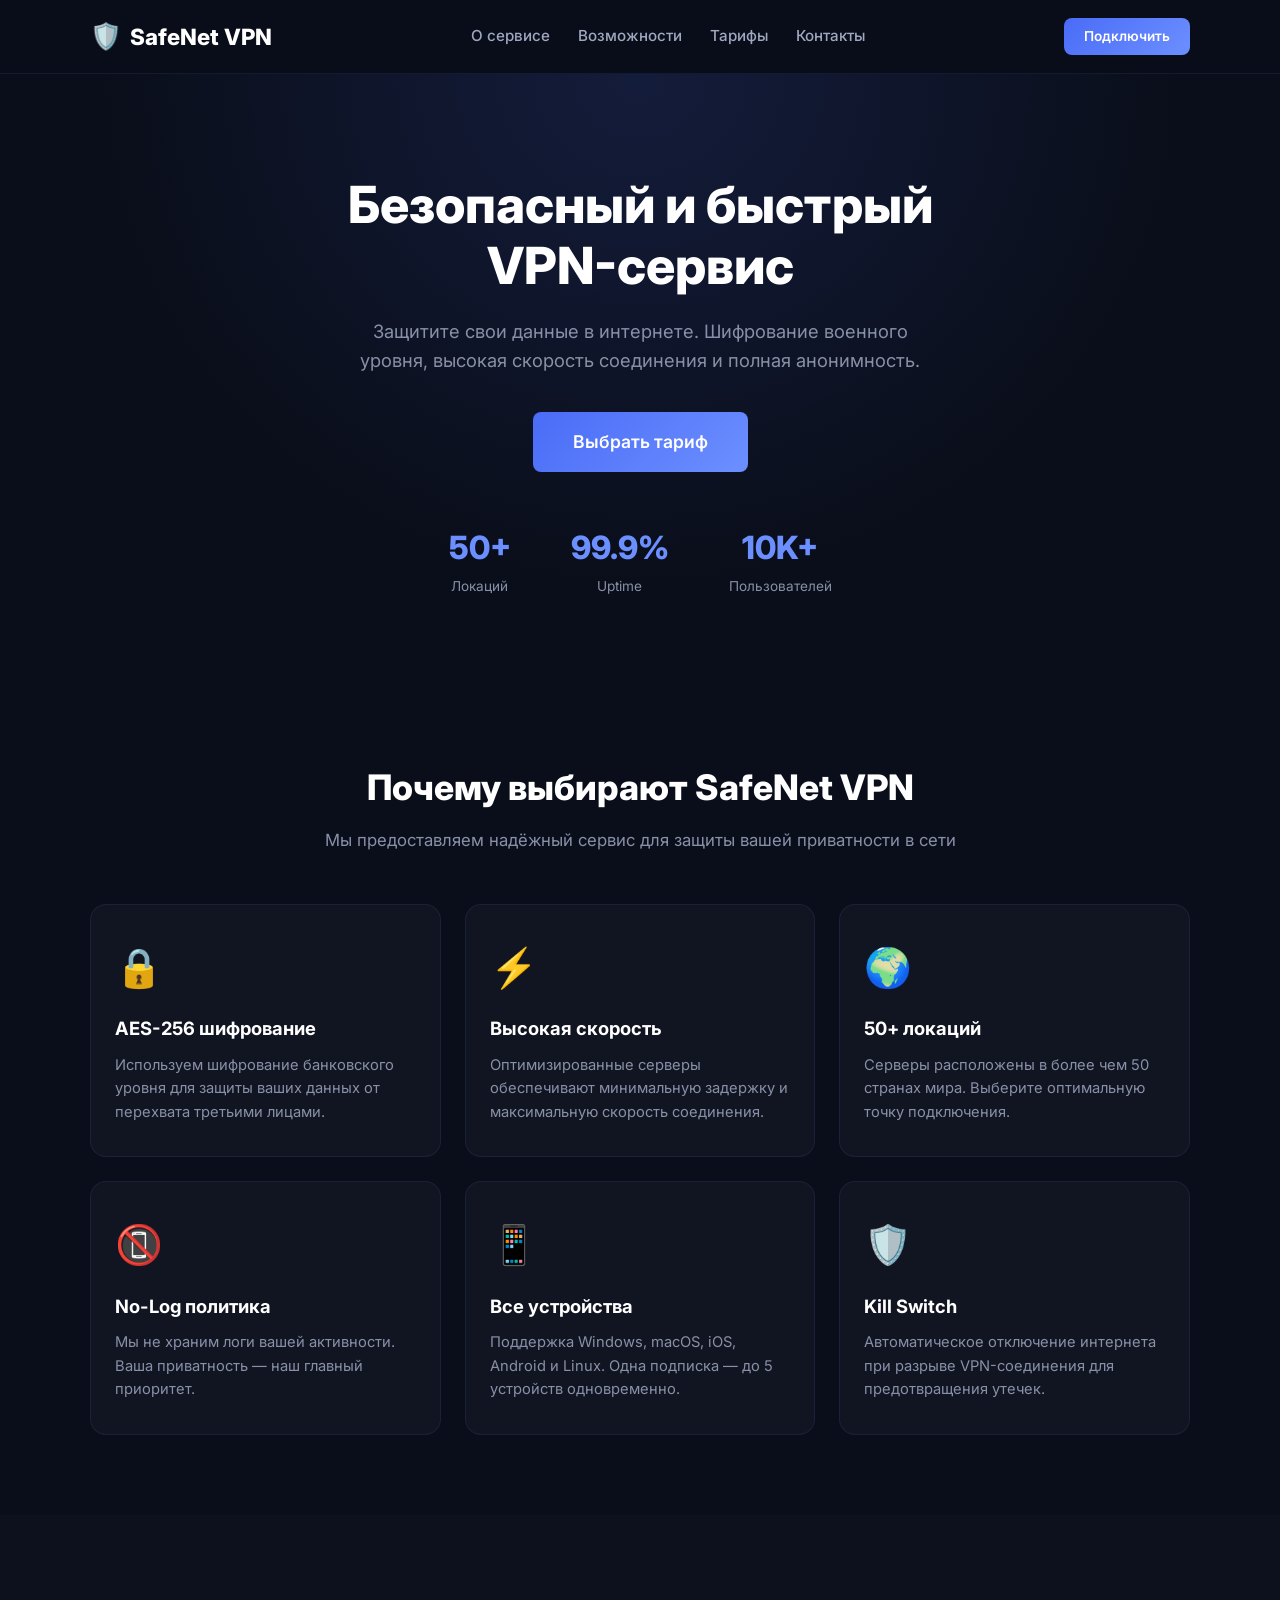
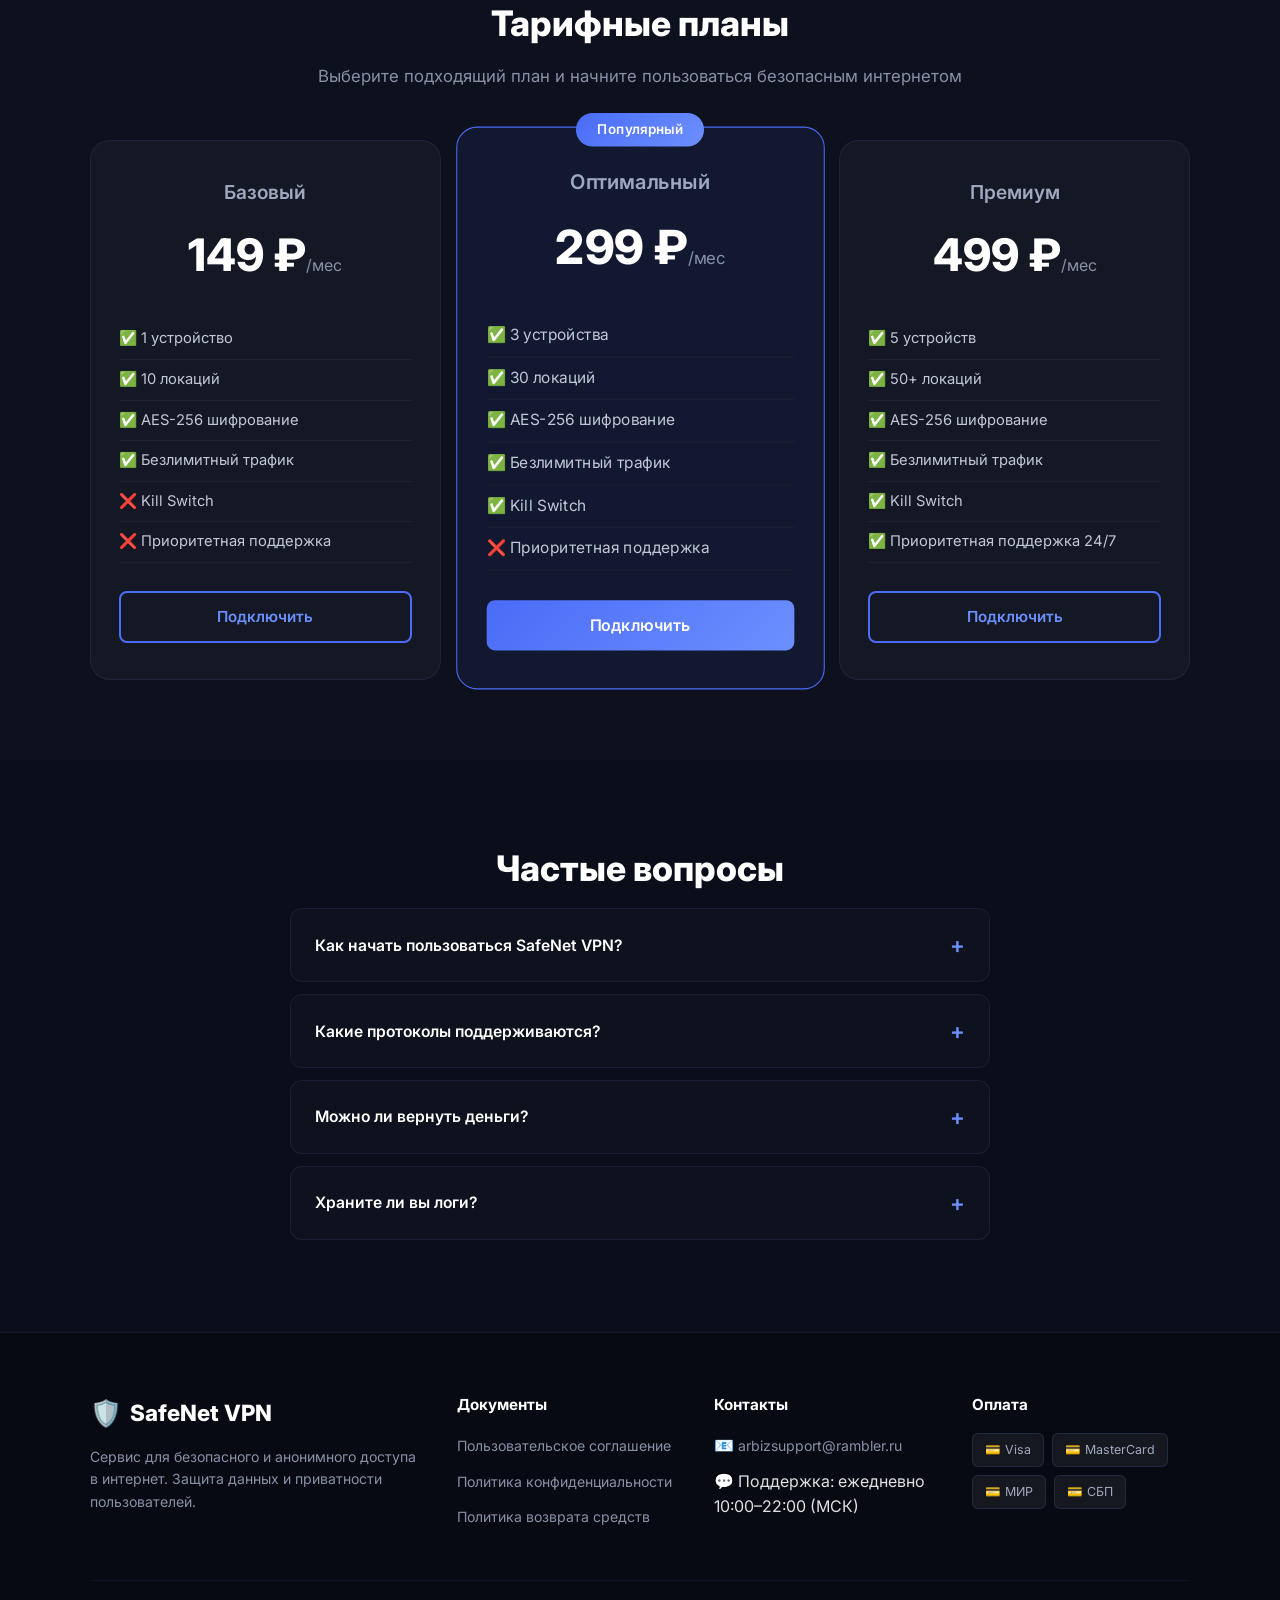
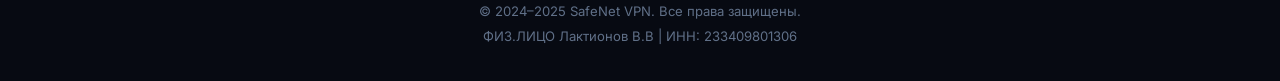
<file: index.html>
<!DOCTYPE html>
<html lang="ru">
<head>
    <meta charset="UTF-8">
    <meta name="viewport" content="width=device-width, initial-scale=1.0">
    <title>SafeNet VPN — Безопасный доступ в интернет</title>
    <link rel="stylesheet" href="styles.css">
    <link rel="preconnect" href="https://fonts.googleapis.com">
    <link href="https://fonts.googleapis.com/css2?family=Inter:wght@400;500;600;700;800&display=swap" rel="stylesheet">
</head>
<body>

<header class="header">
    <div class="container header-inner">
        <a href="index.html" class="logo">
            <span class="logo-icon">🛡️</span> SafeNet VPN
        </a>
        <nav class="nav">
            <a href="about.html">О сервисе</a>
            <a href="#features">Возможности</a>
            <a href="#pricing">Тарифы</a>
            <a href="contacts.html">Контакты</a>
        </nav>
        <a href="#pricing" class="btn btn-sm">Подключить</a>
    </div>
</header>

<section class="hero">
    <div class="container hero-content">
        <h1>Безопасный и быстрый<br>VPN-сервис</h1>
        <p class="hero-sub">Защитите свои данные в интернете. Шифрование военного уровня, высокая скорость соединения и полная анонимность.</p>
        <a href="#pricing" class="btn btn-lg">Выбрать тариф</a>
        <div class="hero-stats">
            <div class="stat">
                <span class="stat-num">50+</span>
                <span class="stat-label">Локаций</span>
            </div>
            <div class="stat">
                <span class="stat-num">99.9%</span>
                <span class="stat-label">Uptime</span>
            </div>
            <div class="stat">
                <span class="stat-num">10K+</span>
                <span class="stat-label">Пользователей</span>
            </div>
        </div>
    </div>
</section>

<section class="features" id="features">
    <div class="container">
        <h2 class="section-title">Почему выбирают SafeNet VPN</h2>
        <p class="section-sub">Мы предоставляем надёжный сервис для защиты вашей приватности в сети</p>
        <div class="features-grid">
            <div class="feature-card">
                <div class="feature-icon">🔒</div>
                <h3>AES-256 шифрование</h3>
                <p>Используем шифрование банковского уровня для защиты ваших данных от перехвата третьими лицами.</p>
            </div>
            <div class="feature-card">
                <div class="feature-icon">⚡</div>
                <h3>Высокая скорость</h3>
                <p>Оптимизированные серверы обеспечивают минимальную задержку и максимальную скорость соединения.</p>
            </div>
            <div class="feature-card">
                <div class="feature-icon">🌍</div>
                <h3>50+ локаций</h3>
                <p>Серверы расположены в более чем 50 странах мира. Выберите оптимальную точку подключения.</p>
            </div>
            <div class="feature-card">
                <div class="feature-icon">📵</div>
                <h3>No-Log политика</h3>
                <p>Мы не храним логи вашей активности. Ваша приватность — наш главный приоритет.</p>
            </div>
            <div class="feature-card">
                <div class="feature-icon">📱</div>
                <h3>Все устройства</h3>
                <p>Поддержка Windows, macOS, iOS, Android и Linux. Одна подписка — до 5 устройств одновременно.</p>
            </div>
            <div class="feature-card">
                <div class="feature-icon">🛡️</div>
                <h3>Kill Switch</h3>
                <p>Автоматическое отключение интернета при разрыве VPN-соединения для предотвращения утечек.</p>
            </div>
        </div>
    </div>
</section>

<section class="pricing" id="pricing">
    <div class="container">
        <h2 class="section-title">Тарифные планы</h2>
        <p class="section-sub">Выберите подходящий план и начните пользоваться безопасным интернетом</p>
        <div class="pricing-grid">
            <div class="price-card">
                <div class="price-name">Базовый</div>
                <div class="price-amount">149 ₽<span>/мес</span></div>
                <ul class="price-features">
                    <li>✅ 1 устройство</li>
                    <li>✅ 10 локаций</li>
                    <li>✅ AES-256 шифрование</li>
                    <li>✅ Безлимитный трафик</li>
                    <li>❌ Kill Switch</li>
                    <li>❌ Приоритетная поддержка</li>
                </ul>
                <a href="#" class="btn btn-outline">Подключить</a>
            </div>
            <div class="price-card popular">
                <div class="popular-badge">Популярный</div>
                <div class="price-name">Оптимальный</div>
                <div class="price-amount">299 ₽<span>/мес</span></div>
                <ul class="price-features">
                    <li>✅ 3 устройства</li>
                    <li>✅ 30 локаций</li>
                    <li>✅ AES-256 шифрование</li>
                    <li>✅ Безлимитный трафик</li>
                    <li>✅ Kill Switch</li>
                    <li>❌ Приоритетная поддержка</li>
                </ul>
                <a href="#" class="btn">Подключить</a>
            </div>
            <div class="price-card">
                <div class="price-name">Премиум</div>
                <div class="price-amount">499 ₽<span>/мес</span></div>
                <ul class="price-features">
                    <li>✅ 5 устройств</li>
                    <li>✅ 50+ локаций</li>
                    <li>✅ AES-256 шифрование</li>
                    <li>✅ Безлимитный трафик</li>
                    <li>✅ Kill Switch</li>
                    <li>✅ Приоритетная поддержка 24/7</li>
                </ul>
                <a href="#" class="btn btn-outline">Подключить</a>
            </div>
        </div>
    </div>
</section>

<section class="faq">
    <div class="container">
        <h2 class="section-title">Частые вопросы</h2>
        <div class="faq-list">
            <div class="faq-item">
                <div class="faq-question" onclick="toggleFaq(this)">
                    Как начать пользоваться SafeNet VPN?
                    <span class="faq-toggle">+</span>
                </div>
                <div class="faq-answer">
                    <p>Выберите подходящий тарифный план, оплатите подписку, и вы получите на указанную электронную почту инструкцию по подключению и конфигурационные файлы для вашего устройства.</p>
                </div>
            </div>
            <div class="faq-item">
                <div class="faq-question" onclick="toggleFaq(this)">
                    Какие протоколы поддерживаются?
                    <span class="faq-toggle">+</span>
                </div>
                <div class="faq-answer">
                    <p>Мы поддерживаем протоколы WireGuard, OpenVPN (UDP/TCP), IKEv2/IPsec. Рекомендуем использовать WireGuard для максимальной скорости.</p>
                </div>
            </div>
            <div class="faq-item">
                <div class="faq-question" onclick="toggleFaq(this)">
                    Можно ли вернуть деньги?
                    <span class="faq-toggle">+</span>
                </div>
                <div class="faq-answer">
                    <p>Да, мы предоставляем гарантию возврата средств в течение 7 дней с момента оплаты, если услуга не была активирована или не соответствует заявленным характеристикам. Подробнее — в <a href="refund.html">Политике возврата</a>.</p>
                </div>
            </div>
            <div class="faq-item">
                <div class="faq-question" onclick="toggleFaq(this)">
                    Храните ли вы логи?
                    <span class="faq-toggle">+</span>
                </div>
                <div class="faq-answer">
                    <p>Нет. Мы придерживаемся строгой политики No-Log. Мы не отслеживаем, не записываем и не храним данные о вашей активности в сети.</p>
                </div>
            </div>
        </div>
    </div>
</section>

<footer class="footer">
    <div class="container">
        <div class="footer-grid">
            <div class="footer-col">
                <div class="logo footer-logo">
                    <span class="logo-icon">🛡️</span> SafeNet VPN
                </div>
                <p class="footer-desc">Сервис для безопасного и анонимного доступа в интернет. Защита данных и приватности пользователей.</p>
            </div>
            <div class="footer-col">
                <h4>Документы</h4>
                <ul>
                    <li><a href="terms.html">Пользовательское соглашение</a></li>
                    <li><a href="privacy.html">Политика конфиденциальности</a></li>
                    <li><a href="refund.html">Политика возврата средств</a></li>
                </ul>
            </div>
            <div class="footer-col">
                <h4>Контакты</h4>
                <ul>
                    <li>📧 <a href="mailto:arbizsupport@rambler.ru">arbizsupport@rambler.ru</a></li>
                    <li>💬 Поддержка: ежедневно 10:00–22:00 (МСК)</li>
                </ul>
            </div>
            <div class="footer-col">
                <h4>Оплата</h4>
                <div class="payment-icons">
                    <span class="payment-badge">💳 Visa</span>
                    <span class="payment-badge">💳 MasterCard</span>
                    <span class="payment-badge">💳 МИР</span>
                    <span class="payment-badge">💳 СБП</span>
                </div>
            </div>
        </div>
        <div class="footer-bottom">
            <p>© 2024–2025 SafeNet VPN. Все права защищены.</p>
            <p>ФИЗ.ЛИЦО Лактионов В.В | ИНН: 233409801306</p>
        </div>
    </div>
</footer>

<script>
function toggleFaq(el) {
    const item = el.parentElement;
    item.classList.toggle('active');
}
</script>

</body>
</html>
</file>
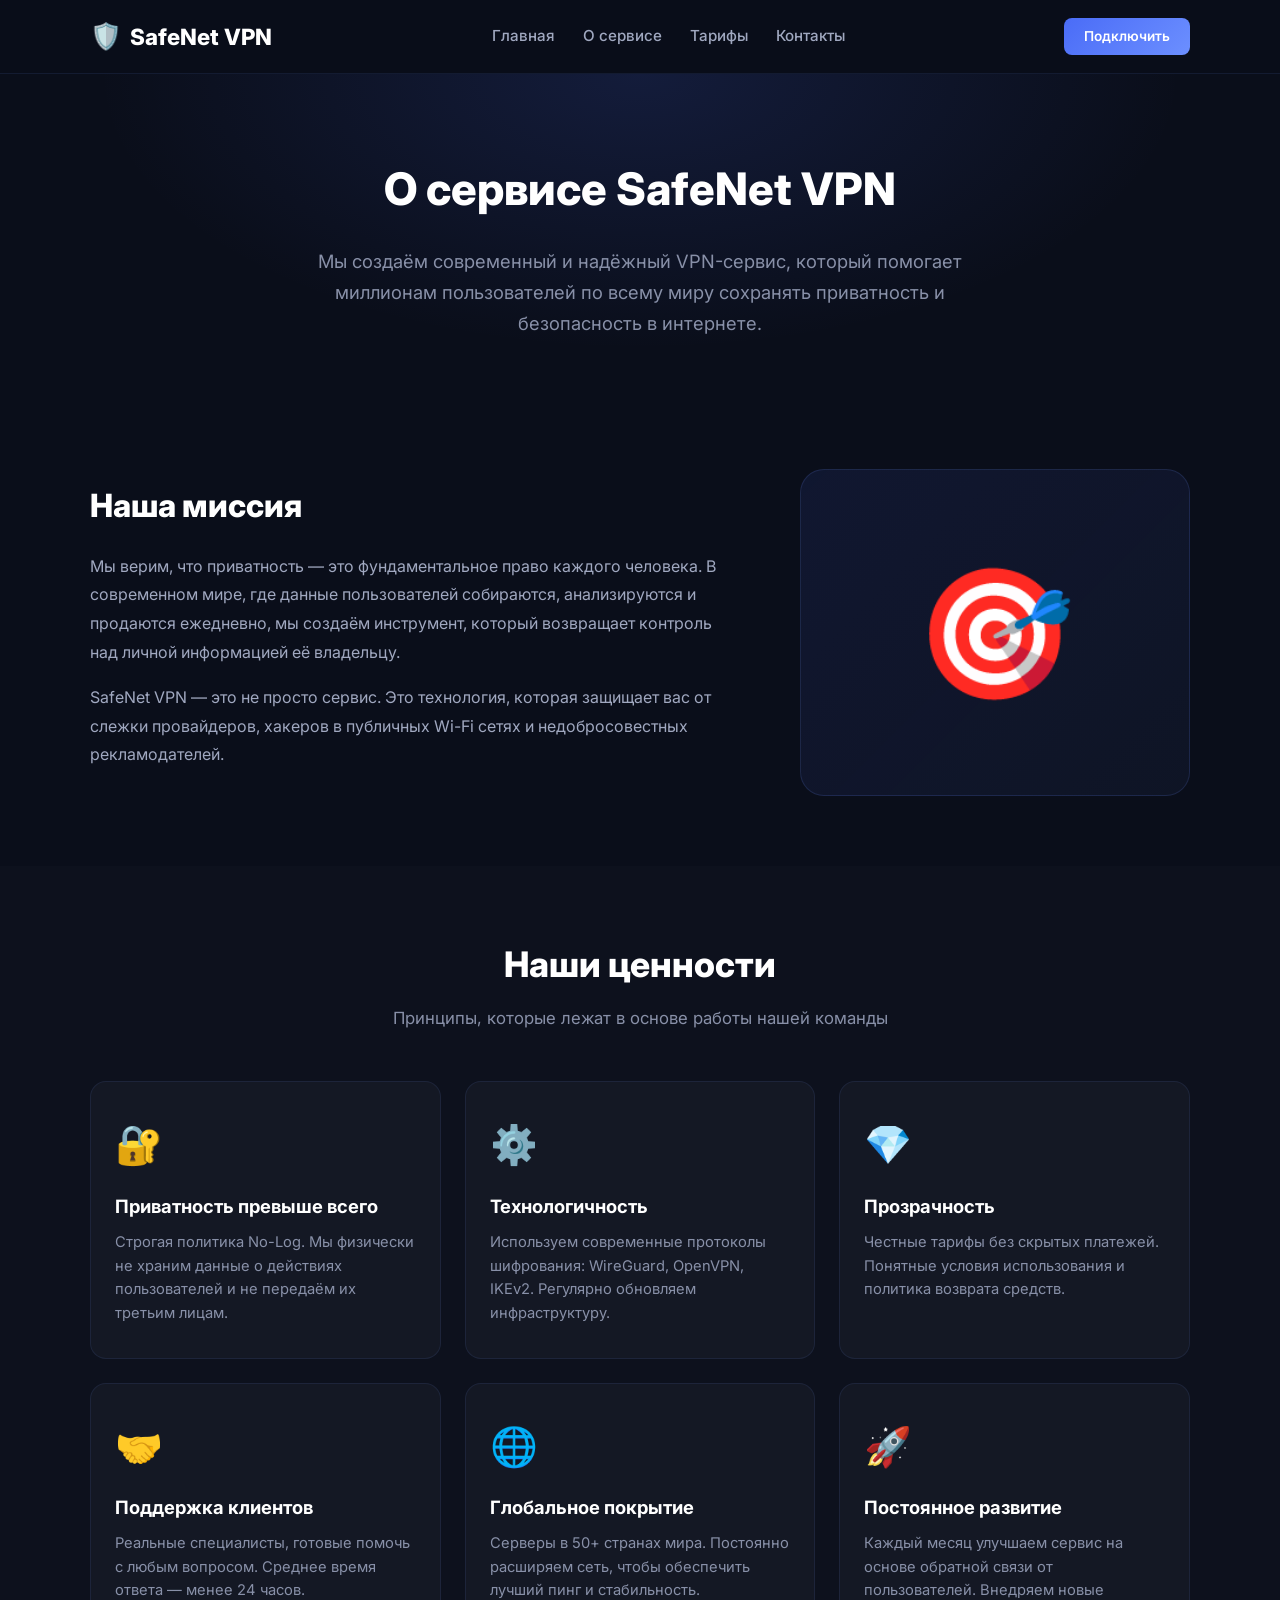
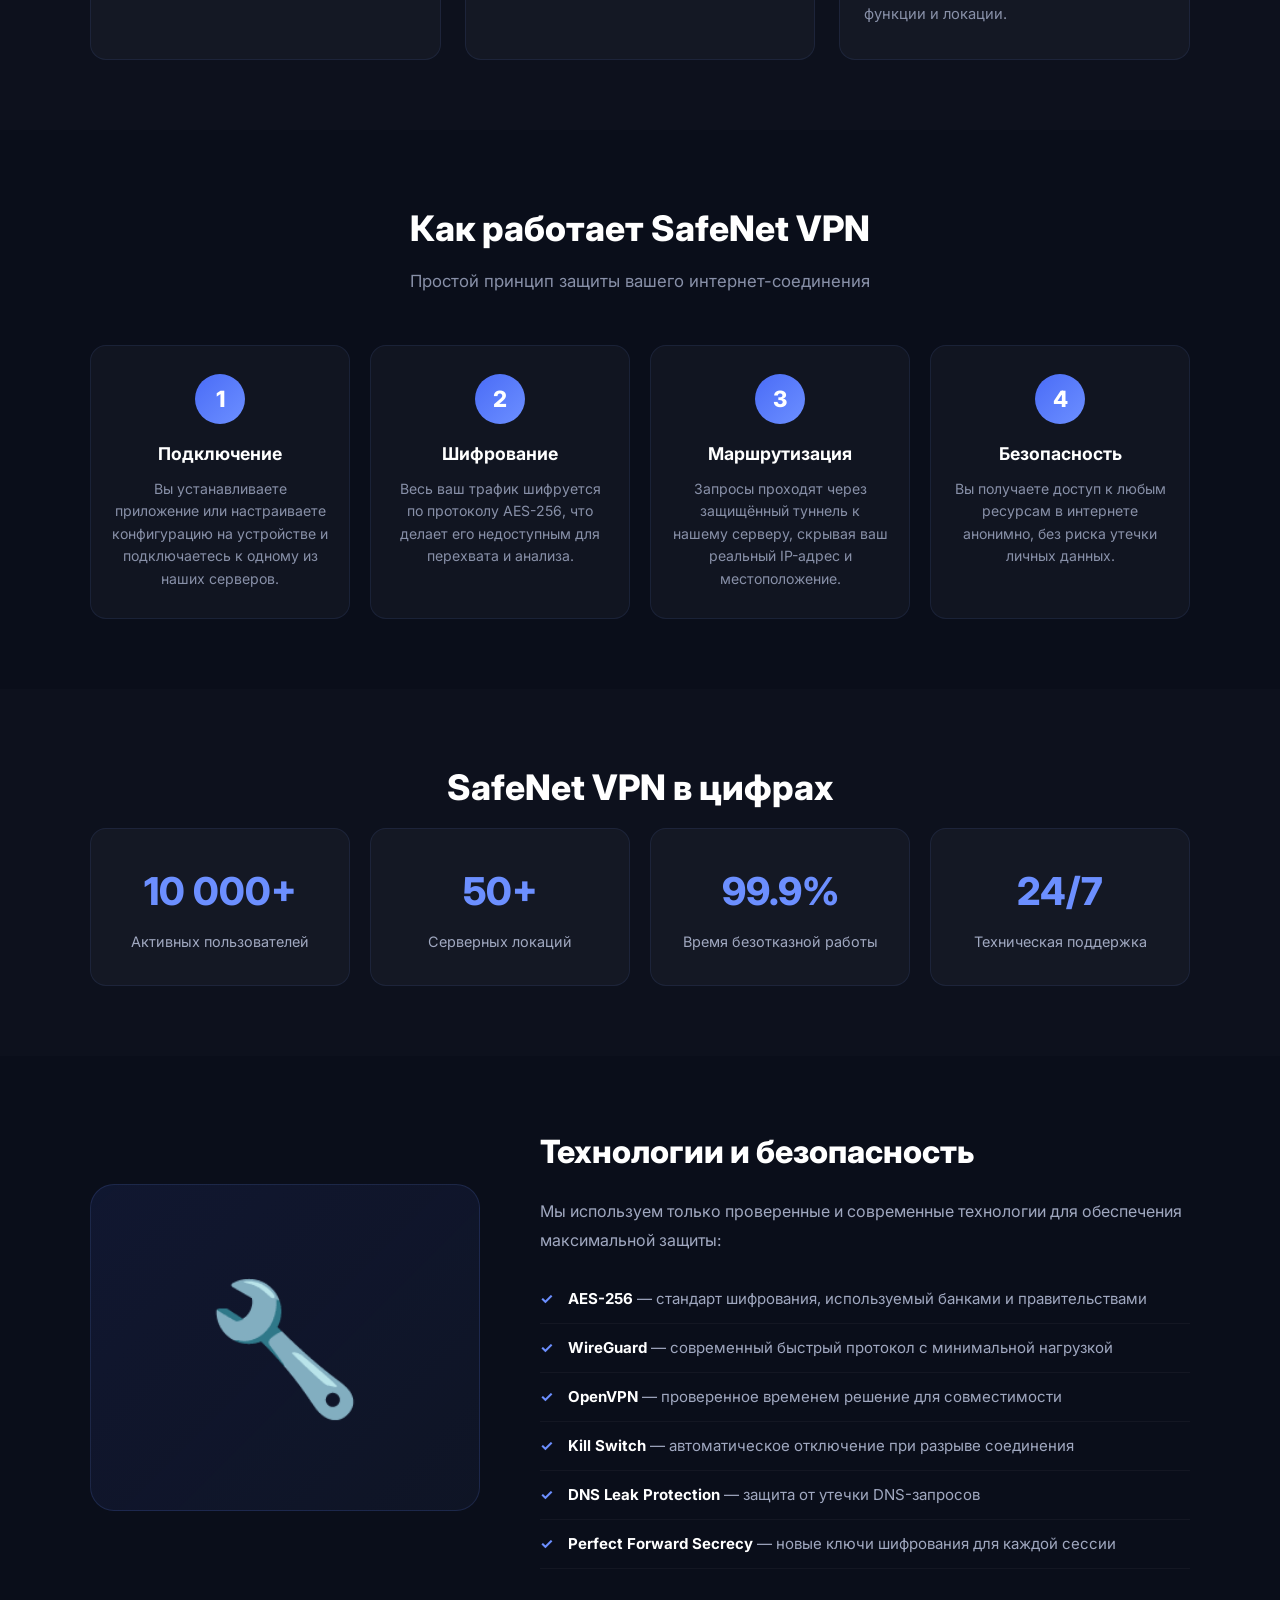
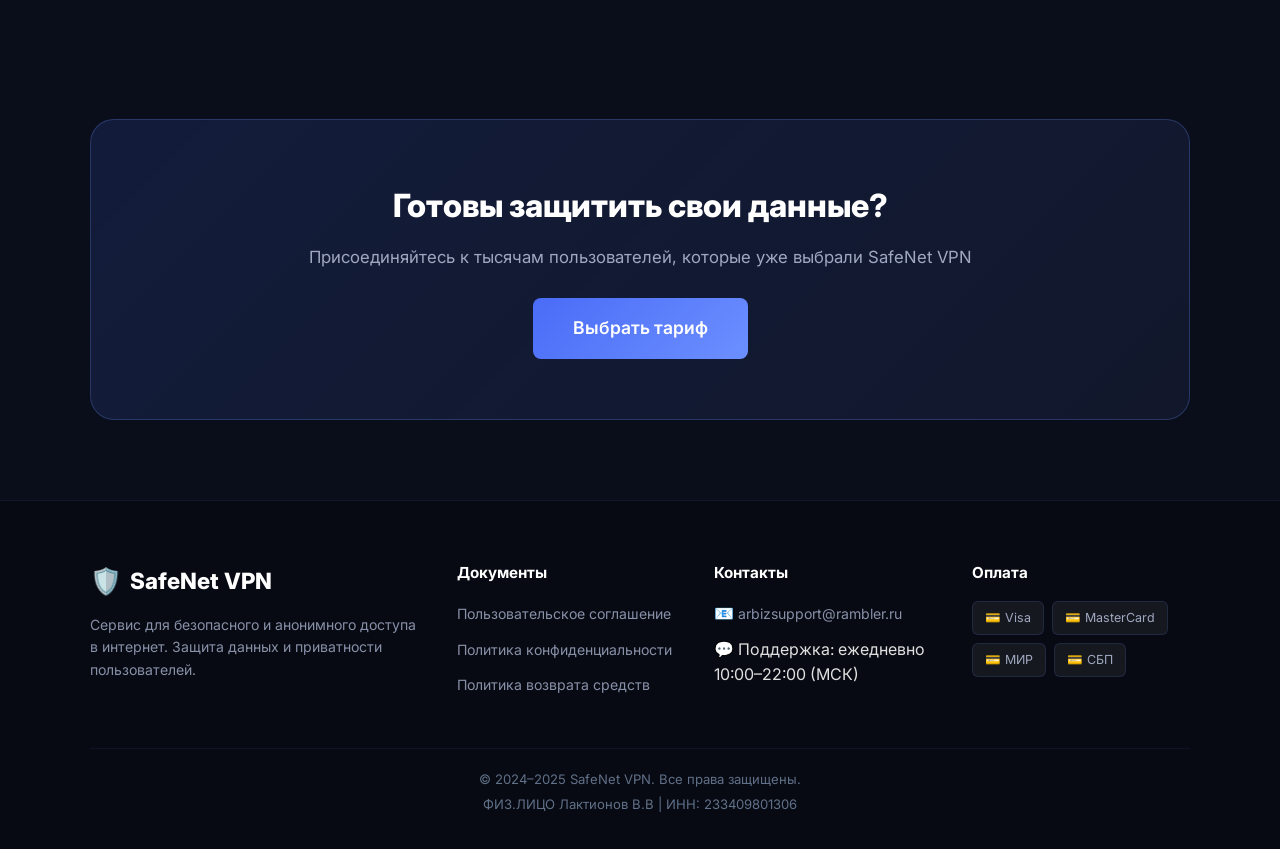
<file: about.html>
<!DOCTYPE html>
<html lang="ru">
<head>
    <meta charset="UTF-8">
    <meta name="viewport" content="width=device-width, initial-scale=1.0">
    <title>О сервисе — SafeNet VPN</title>
    <link rel="stylesheet" href="styles.css">
    <link href="https://fonts.googleapis.com/css2?family=Inter:wght@400;500;600;700;800&display=swap" rel="stylesheet">
</head>
<body>

<header class="header">
    <div class="container header-inner">
        <a href="index.html" class="logo"><span class="logo-icon">🛡️</span> SafeNet VPN</a>
        <nav class="nav">
            <a href="index.html">Главная</a>
            <a href="about.html">О сервисе</a>
            <a href="index.html#pricing">Тарифы</a>
            <a href="contacts.html">Контакты</a>
        </nav>
        <a href="index.html#pricing" class="btn btn-sm">Подключить</a>
    </div>
</header>

<section class="about-hero">
    <div class="container">
        <h1>О сервисе SafeNet VPN</h1>
        <p class="about-lead">Мы создаём современный и надёжный VPN-сервис, который помогает миллионам пользователей по всему миру сохранять приватность и безопасность в интернете.</p>
    </div>
</section>

<section class="about-section">
    <div class="container">
        <div class="about-grid">
            <div class="about-text">
                <h2>Наша миссия</h2>
                <p>Мы верим, что приватность — это фундаментальное право каждого человека. В современном мире, где данные пользователей собираются, анализируются и продаются ежедневно, мы создаём инструмент, который возвращает контроль над личной информацией её владельцу.</p>
                <p>SafeNet VPN — это не просто сервис. Это технология, которая защищает вас от слежки провайдеров, хакеров в публичных Wi-Fi сетях и недобросовестных рекламодателей.</p>
            </div>
            <div class="about-visual">🎯</div>
        </div>
    </div>
</section>

<section class="about-section alt-bg">
    <div class="container">
        <h2 class="section-title">Наши ценности</h2>
        <p class="section-sub">Принципы, которые лежат в основе работы нашей команды</p>
        <div class="features-grid">
            <div class="feature-card">
                <div class="feature-icon">🔐</div>
                <h3>Приватность превыше всего</h3>
                <p>Строгая политика No-Log. Мы физически не храним данные о действиях пользователей и не передаём их третьим лицам.</p>
            </div>
            <div class="feature-card">
                <div class="feature-icon">⚙️</div>
                <h3>Технологичность</h3>
                <p>Используем современные протоколы шифрования: WireGuard, OpenVPN, IKEv2. Регулярно обновляем инфраструктуру.</p>
            </div>
            <div class="feature-card">
                <div class="feature-icon">💎</div>
                <h3>Прозрачность</h3>
                <p>Честные тарифы без скрытых платежей. Понятные условия использования и политика возврата средств.</p>
            </div>
            <div class="feature-card">
                <div class="feature-icon">🤝</div>
                <h3>Поддержка клиентов</h3>
                <p>Реальные специалисты, готовые помочь с любым вопросом. Среднее время ответа — менее 24 часов.</p>
            </div>
            <div class="feature-card">
                <div class="feature-icon">🌐</div>
                <h3>Глобальное покрытие</h3>
                <p>Серверы в 50+ странах мира. Постоянно расширяем сеть, чтобы обеспечить лучший пинг и стабильность.</p>
            </div>
            <div class="feature-card">
                <div class="feature-icon">🚀</div>
                <h3>Постоянное развитие</h3>
                <p>Каждый месяц улучшаем сервис на основе обратной связи от пользователей. Внедряем новые функции и локации.</p>
            </div>
        </div>
    </div>
</section>

<section class="about-section">
    <div class="container">
        <h2 class="section-title">Как работает SafeNet VPN</h2>
        <p class="section-sub">Простой принцип защиты вашего интернет-соединения</p>
        <div class="steps-grid">
            <div class="step-card">
                <div class="step-num">1</div>
                <h3>Подключение</h3>
                <p>Вы устанавливаете приложение или настраиваете конфигурацию на устройстве и подключаетесь к одному из наших серверов.</p>
            </div>
            <div class="step-card">
                <div class="step-num">2</div>
                <h3>Шифрование</h3>
                <p>Весь ваш трафик шифруется по протоколу AES-256, что делает его недоступным для перехвата и анализа.</p>
            </div>
            <div class="step-card">
                <div class="step-num">3</div>
                <h3>Маршрутизация</h3>
                <p>Запросы проходят через защищённый туннель к нашему серверу, скрывая ваш реальный IP-адрес и местоположение.</p>
            </div>
            <div class="step-card">
                <div class="step-num">4</div>
                <h3>Безопасность</h3>
                <p>Вы получаете доступ к любым ресурсам в интернете анонимно, без риска утечки личных данных.</p>
            </div>
        </div>
    </div>
</section>

<section class="about-section alt-bg">
    <div class="container">
        <h2 class="section-title">SafeNet VPN в цифрах</h2>
        <div class="stats-grid">
            <div class="stat-box">
                <div class="stat-big">10 000+</div>
                <div class="stat-label-big">Активных пользователей</div>
            </div>
            <div class="stat-box">
                <div class="stat-big">50+</div>
                <div class="stat-label-big">Серверных локаций</div>
            </div>
            <div class="stat-box">
                <div class="stat-big">99.9%</div>
                <div class="stat-label-big">Время безотказной работы</div>
            </div>
            <div class="stat-box">
                <div class="stat-big">24/7</div>
                <div class="stat-label-big">Техническая поддержка</div>
            </div>
        </div>
    </div>
</section>

<section class="about-section">
    <div class="container">
        <div class="about-grid reverse">
            <div class="about-visual">🔧</div>
            <div class="about-text">
                <h2>Технологии и безопасность</h2>
                <p>Мы используем только проверенные и современные технологии для обеспечения максимальной защиты:</p>
                <ul class="tech-list">
                    <li><strong>AES-256</strong> — стандарт шифрования, используемый банками и правительствами</li>
                    <li><strong>WireGuard</strong> — современный быстрый протокол с минимальной нагрузкой</li>
                    <li><strong>OpenVPN</strong> — проверенное временем решение для совместимости</li>
                    <li><strong>Kill Switch</strong> — автоматическое отключение при разрыве соединения</li>
                    <li><strong>DNS Leak Protection</strong> — защита от утечки DNS-запросов</li>
                    <li><strong>Perfect Forward Secrecy</strong> — новые ключи шифрования для каждой сессии</li>
                </ul>
            </div>
        </div>
    </div>
</section>

<section class="cta-section">
    <div class="container">
        <div class="cta-box">
            <h2>Готовы защитить свои данные?</h2>
            <p>Присоединяйтесь к тысячам пользователей, которые уже выбрали SafeNet VPN</p>
            <a href="index.html#pricing" class="btn btn-lg">Выбрать тариф</a>
        </div>
    </div>
</section>

<footer class="footer">
    <div class="container">
        <div class="footer-grid">
            <div class="footer-col">
                <div class="logo footer-logo">
                    <span class="logo-icon">🛡️</span> SafeNet VPN
                </div>
                <p class="footer-desc">Сервис для безопасного и анонимного доступа в интернет. Защита данных и приватности пользователей.</p>
            </div>
            <div class="footer-col">
                <h4>Документы</h4>
                <ul>
                    <li><a href="terms.html">Пользовательское соглашение</a></li>
                    <li><a href="privacy.html">Политика конфиденциальности</a></li>
                    <li><a href="refund.html">Политика возврата средств</a></li>
                </ul>
            </div>
            <div class="footer-col">
                <h4>Контакты</h4>
                <ul>
                    <li>📧 <a href="mailto:arbizsupport@rambler.ru">arbizsupport@rambler.ru</a></li>
                    <li>💬 Поддержка: ежедневно 10:00–22:00 (МСК)</li>
                </ul>
            </div>
            <div class="footer-col">
                <h4>Оплата</h4>
                <div class="payment-icons">
                    <span class="payment-badge">💳 Visa</span>
                    <span class="payment-badge">💳 MasterCard</span>
                    <span class="payment-badge">💳 МИР</span>
                    <span class="payment-badge">💳 СБП</span>
                </div>
            </div>
        </div>
        <div class="footer-bottom">
            <p>© 2024–2025 SafeNet VPN. Все права защищены.</p>
            <p>ФИЗ.ЛИЦО Лактионов В.В | ИНН: 233409801306</p>
        </div>
    </div>
</footer>

</body>
</html>
</file>
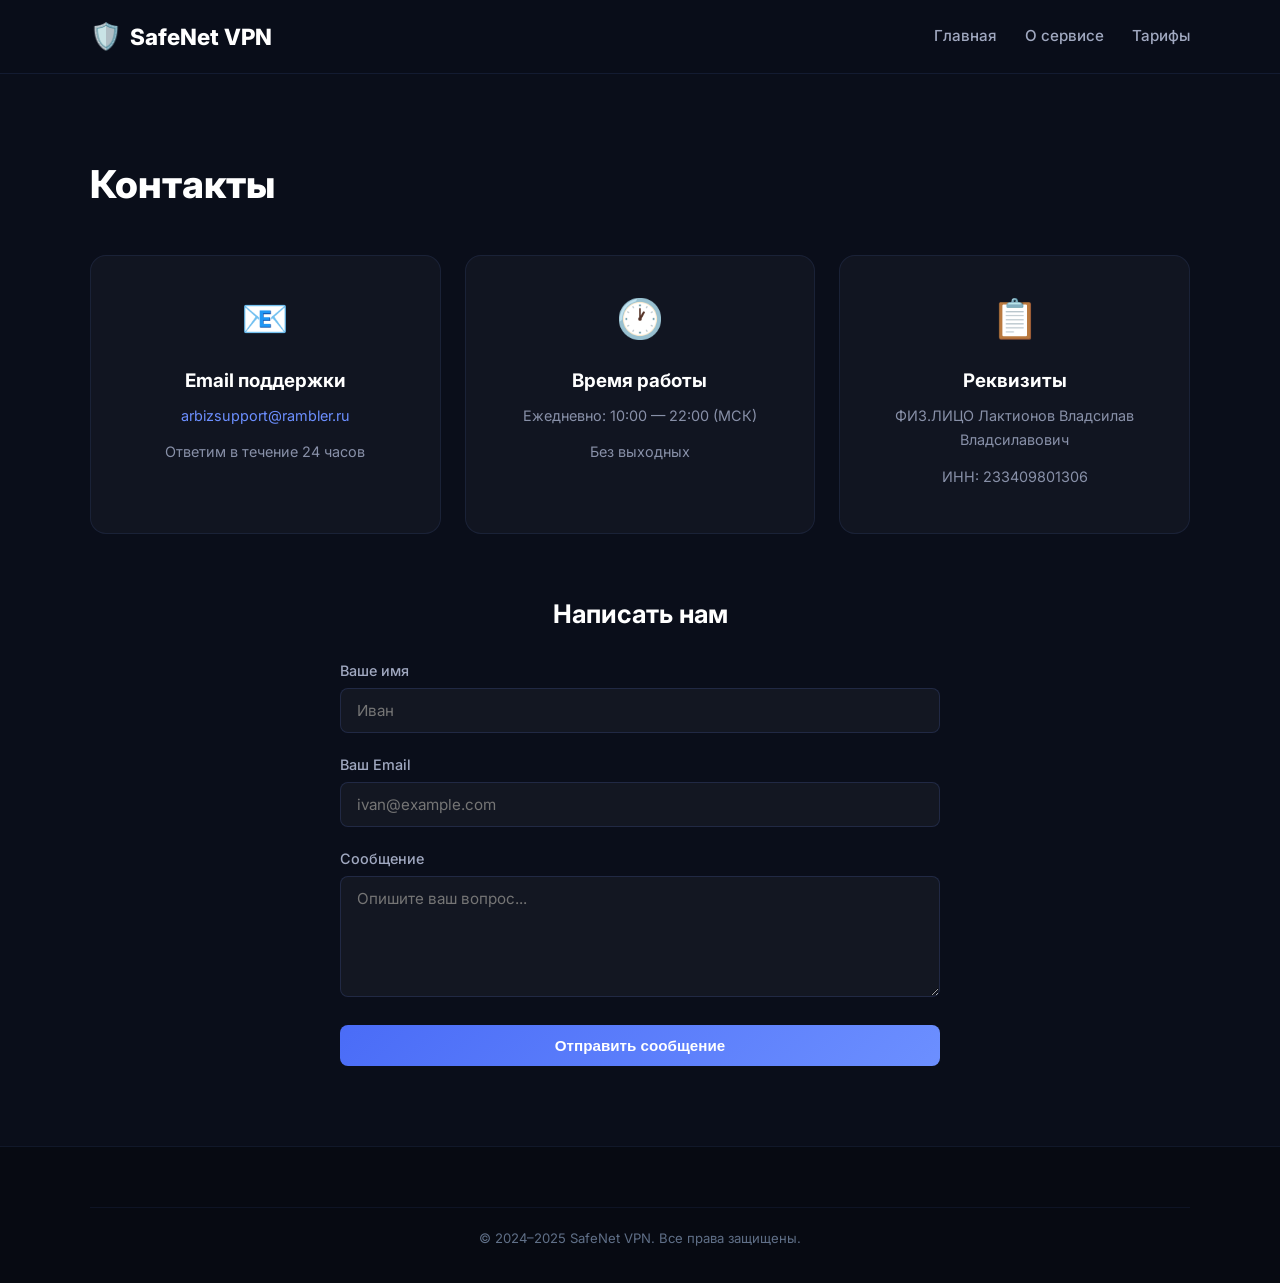
<file: contacts.html>
<!DOCTYPE html>
<html lang="ru">
<head>
    <meta charset="UTF-8">
    <meta name="viewport" content="width=device-width, initial-scale=1.0">
    <title>Контакты — SafeNet VPN</title>
    <link rel="stylesheet" href="styles.css">
    <link href="https://fonts.googleapis.com/css2?family=Inter:wght@400;500;600;700;800&display=swap" rel="stylesheet">
</head>
<body>

<header class="header">
    <div class="container header-inner">
        <a href="index.html" class="logo"><span class="logo-icon">🛡️</span> SafeNet VPN</a>
        <nav class="nav">
            <a href="index.html">Главная</a>
            <a href="about.html">О сервисе</a>
            <a href="index.html#pricing">Тарифы</a>
        </nav>
    </div>
</header>

<section class="legal-page">
    <div class="container">
        <h1>Контакты</h1>

        <div class="contacts-grid">
            <div class="contact-card">
                <div class="feature-icon">📧</div>
                <h3>Email поддержки</h3>
                <p><a href="mailto:arbizsupport@rambler.ru">arbizsupport@rambler.ru</a></p>
                <p>Ответим в течение 24 часов</p>
            </div>
            <div class="contact-card">
                <div class="feature-icon">🕐</div>
                <h3>Время работы</h3>
                <p>Ежедневно: 10:00 — 22:00 (МСК)</p>
                <p>Без выходных</p>
            </div>
            <div class="contact-card">
                <div class="feature-icon">📋</div>
                <h3>Реквизиты</h3>
                <p>ФИЗ.ЛИЦО Лактионов Владсилав Владсилавович</p>
                <p>ИНН: 233409801306</p>
            </div>
        </div>

        <div class="contact-form-section">
            <h2>Написать нам</h2>
            <form class="contact-form" action="mailto:arbizsupport@rambler.ru" method="post" enctype="text/plain">
                <div class="form-group">
                    <label for="name">Ваше имя</label>
                    <input type="text" id="name" name="name" placeholder="Иван" required>
                </div>
                <div class="form-group">
                    <label for="email">Ваш Email</label>
                    <input type="email" id="email" name="email" placeholder="ivan@example.com" required>
                </div>
                <div class="form-group">
                    <label for="message">Сообщение</label>
                    <textarea id="message" name="message" rows="5" placeholder="Опишите ваш вопрос..." required></textarea>
                </div>
                <button type="submit" class="btn">Отправить сообщение</button>
            </form>
        </div>
    </div>
</section>

<footer class="footer">
    <div class="container">
        <div class="footer-bottom">
            <p>© 2024–2025 SafeNet VPN. Все права защищены.</p>
        </div>
    </div>
</footer>

</body>
</html>
</file>
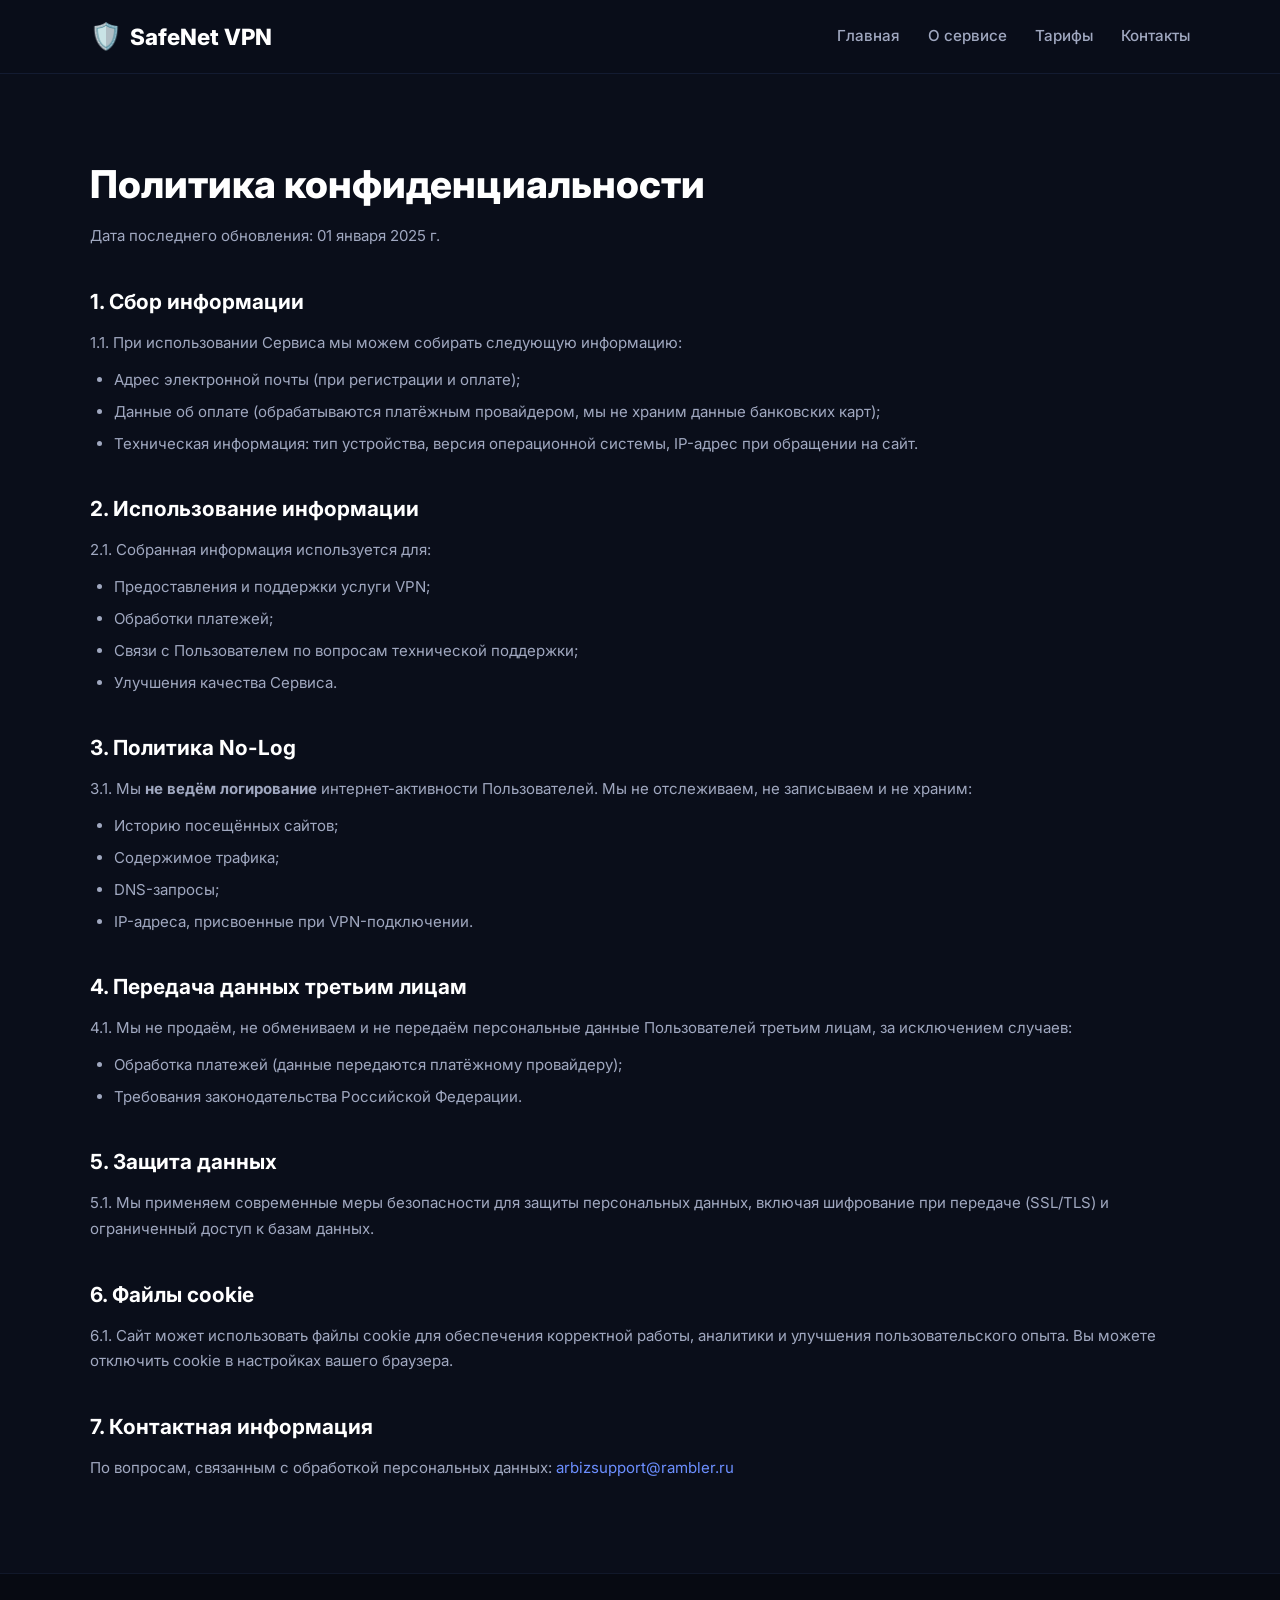
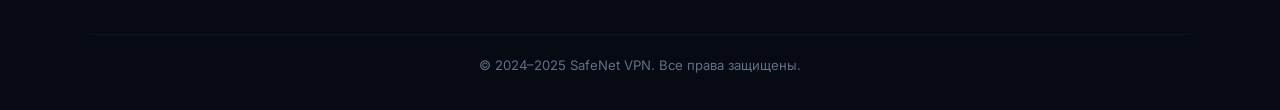
<file: privacy.html>
<!DOCTYPE html>
<html lang="ru">
<head>
    <meta charset="UTF-8">
    <meta name="viewport" content="width=device-width, initial-scale=1.0">
    <title>Политика конфиденциальности — SafeNet VPN</title>
    <link rel="stylesheet" href="styles.css">
    <link href="https://fonts.googleapis.com/css2?family=Inter:wght@400;500;600;700;800&display=swap" rel="stylesheet">
</head>
<body>

<header class="header">
    <div class="container header-inner">
        <a href="index.html" class="logo"><span class="logo-icon">🛡️</span> SafeNet VPN</a>
        <nav class="nav">
            <a href="index.html">Главная</a>
            <a href="about.html">О сервисе</a>
            <a href="index.html#pricing">Тарифы</a>
            <a href="contacts.html">Контакты</a>
        </nav>
    </div>
</header>

<section class="legal-page">
    <div class="container">
        <h1>Политика конфиденциальности</h1>
        <p class="legal-date">Дата последнего обновления: 01 января 2025 г.</p>

        <h2>1. Сбор информации</h2>
        <p>1.1. При использовании Сервиса мы можем собирать следующую информацию:</p>
        <ul>
            <li>Адрес электронной почты (при регистрации и оплате);</li>
            <li>Данные об оплате (обрабатываются платёжным провайдером, мы не храним данные банковских карт);</li>
            <li>Техническая информация: тип устройства, версия операционной системы, IP-адрес при обращении на сайт.</li>
        </ul>

        <h2>2. Использование информации</h2>
        <p>2.1. Собранная информация используется для:</p>
        <ul>
            <li>Предоставления и поддержки услуги VPN;</li>
            <li>Обработки платежей;</li>
            <li>Связи с Пользователем по вопросам технической поддержки;</li>
            <li>Улучшения качества Сервиса.</li>
        </ul>

        <h2>3. Политика No-Log</h2>
        <p>3.1. Мы <strong>не ведём логирование</strong> интернет-активности Пользователей. Мы не отслеживаем, не записываем и не храним:</p>
        <ul>
            <li>Историю посещённых сайтов;</li>
            <li>Содержимое трафика;</li>
            <li>DNS-запросы;</li>
            <li>IP-адреса, присвоенные при VPN-подключении.</li>
        </ul>

        <h2>4. Передача данных третьим лицам</h2>
        <p>4.1. Мы не продаём, не обмениваем и не передаём персональные данные Пользователей третьим лицам, за исключением случаев:</p>
        <ul>
            <li>Обработка платежей (данные передаются платёжному провайдеру);</li>
            <li>Требования законодательства Российской Федерации.</li>
        </ul>

        <h2>5. Защита данных</h2>
        <p>5.1. Мы применяем современные меры безопасности для защиты персональных данных, включая шифрование при передаче (SSL/TLS) и ограниченный доступ к базам данных.</p>

        <h2>6. Файлы cookie</h2>
        <p>6.1. Сайт может использовать файлы cookie для обеспечения корректной работы, аналитики и улучшения пользовательского опыта. Вы можете отключить cookie в настройках вашего браузера.</p>

        <h2>7. Контактная информация</h2>
        <p>По вопросам, связанным с обработкой персональных данных: <a href="mailto:arbizsupport@rambler.ru">arbizsupport@rambler.ru</a></p>
    </div>
</section>

<footer class="footer">
    <div class="container">
        <div class="footer-bottom">
            <p>© 2024–2025 SafeNet VPN. Все права защищены.</p>
        </div>
    </div>
</footer>

</body>
</html>
</file>
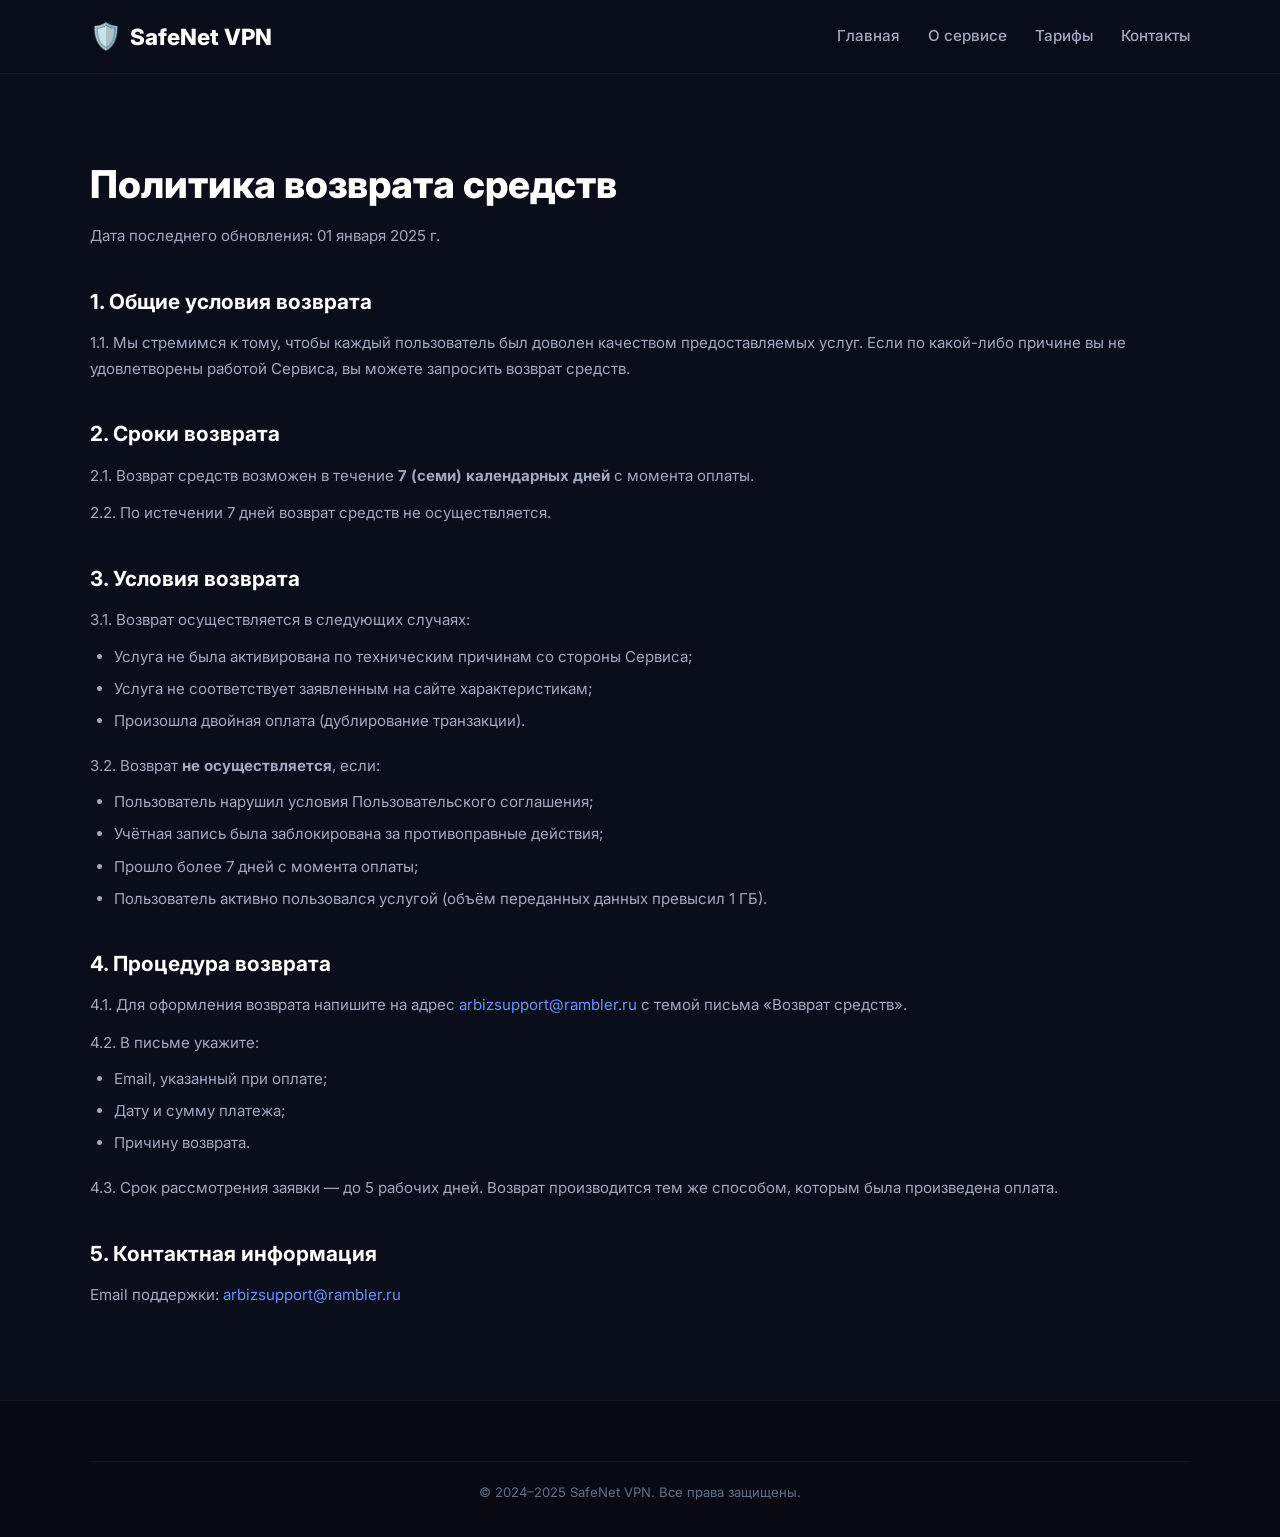
<file: refund.html>
<!DOCTYPE html>
<html lang="ru">
<head>
    <meta charset="UTF-8">
    <meta name="viewport" content="width=device-width, initial-scale=1.0">
    <title>Политика возврата средств — SafeNet VPN</title>
    <link rel="stylesheet" href="styles.css">
    <link href="https://fonts.googleapis.com/css2?family=Inter:wght@400;500;600;700;800&display=swap" rel="stylesheet">
</head>
<body>

<header class="header">
    <div class="container header-inner">
        <a href="index.html" class="logo"><span class="logo-icon">🛡️</span> SafeNet VPN</a>
        <nav class="nav">
            <a href="index.html">Главная</a>
            <a href="about.html">О сервисе</a>
            <a href="index.html#pricing">Тарифы</a>
            <a href="contacts.html">Контакты</a>
        </nav>
    </div>
</header>

<section class="legal-page">
    <div class="container">
        <h1>Политика возврата средств</h1>
        <p class="legal-date">Дата последнего обновления: 01 января 2025 г.</p>

        <h2>1. Общие условия возврата</h2>
        <p>1.1. Мы стремимся к тому, чтобы каждый пользователь был доволен качеством предоставляемых услуг. Если по какой-либо причине вы не удовлетворены работой Сервиса, вы можете запросить возврат средств.</p>

        <h2>2. Сроки возврата</h2>
        <p>2.1. Возврат средств возможен в течение <strong>7 (семи) календарных дней</strong> с момента оплаты.</p>
        <p>2.2. По истечении 7 дней возврат средств не осуществляется.</p>

        <h2>3. Условия возврата</h2>
        <p>3.1. Возврат осуществляется в следующих случаях:</p>
        <ul>
            <li>Услуга не была активирована по техническим причинам со стороны Сервиса;</li>
            <li>Услуга не соответствует заявленным на сайте характеристикам;</li>
            <li>Произошла двойная оплата (дублирование транзакции).</li>
        </ul>
        <p>3.2. Возврат <strong>не осуществляется</strong>, если:</p>
        <ul>
            <li>Пользователь нарушил условия Пользовательского соглашения;</li>
            <li>Учётная запись была заблокирована за противоправные действия;</li>
            <li>Прошло более 7 дней с момента оплаты;</li>
            <li>Пользователь активно пользовался услугой (объём переданных данных превысил 1 ГБ).</li>
        </ul>

        <h2>4. Процедура возврата</h2>
        <p>4.1. Для оформления возврата напишите на адрес <a href="mailto:arbizsupport@rambler.ru">arbizsupport@rambler.ru</a> с темой письма «Возврат средств».</p>
        <p>4.2. В письме укажите:</p>
        <ul>
            <li>Email, указанный при оплате;</li>
            <li>Дату и сумму платежа;</li>
            <li>Причину возврата.</li>
        </ul>
        <p>4.3. Срок рассмотрения заявки — до 5 рабочих дней. Возврат производится тем же способом, которым была произведена оплата.</p>

        <h2>5. Контактная информация</h2>
        <p>Email поддержки: <a href="mailto:arbizsupport@rambler.ru">arbizsupport@rambler.ru</a></p>
    </div>
</section>

<footer class="footer">
    <div class="container">
        <div class="footer-bottom">
            <p>© 2024–2025 SafeNet VPN. Все права защищены.</p>
        </div>
    </div>
</footer>

</body>
</html>
</file>
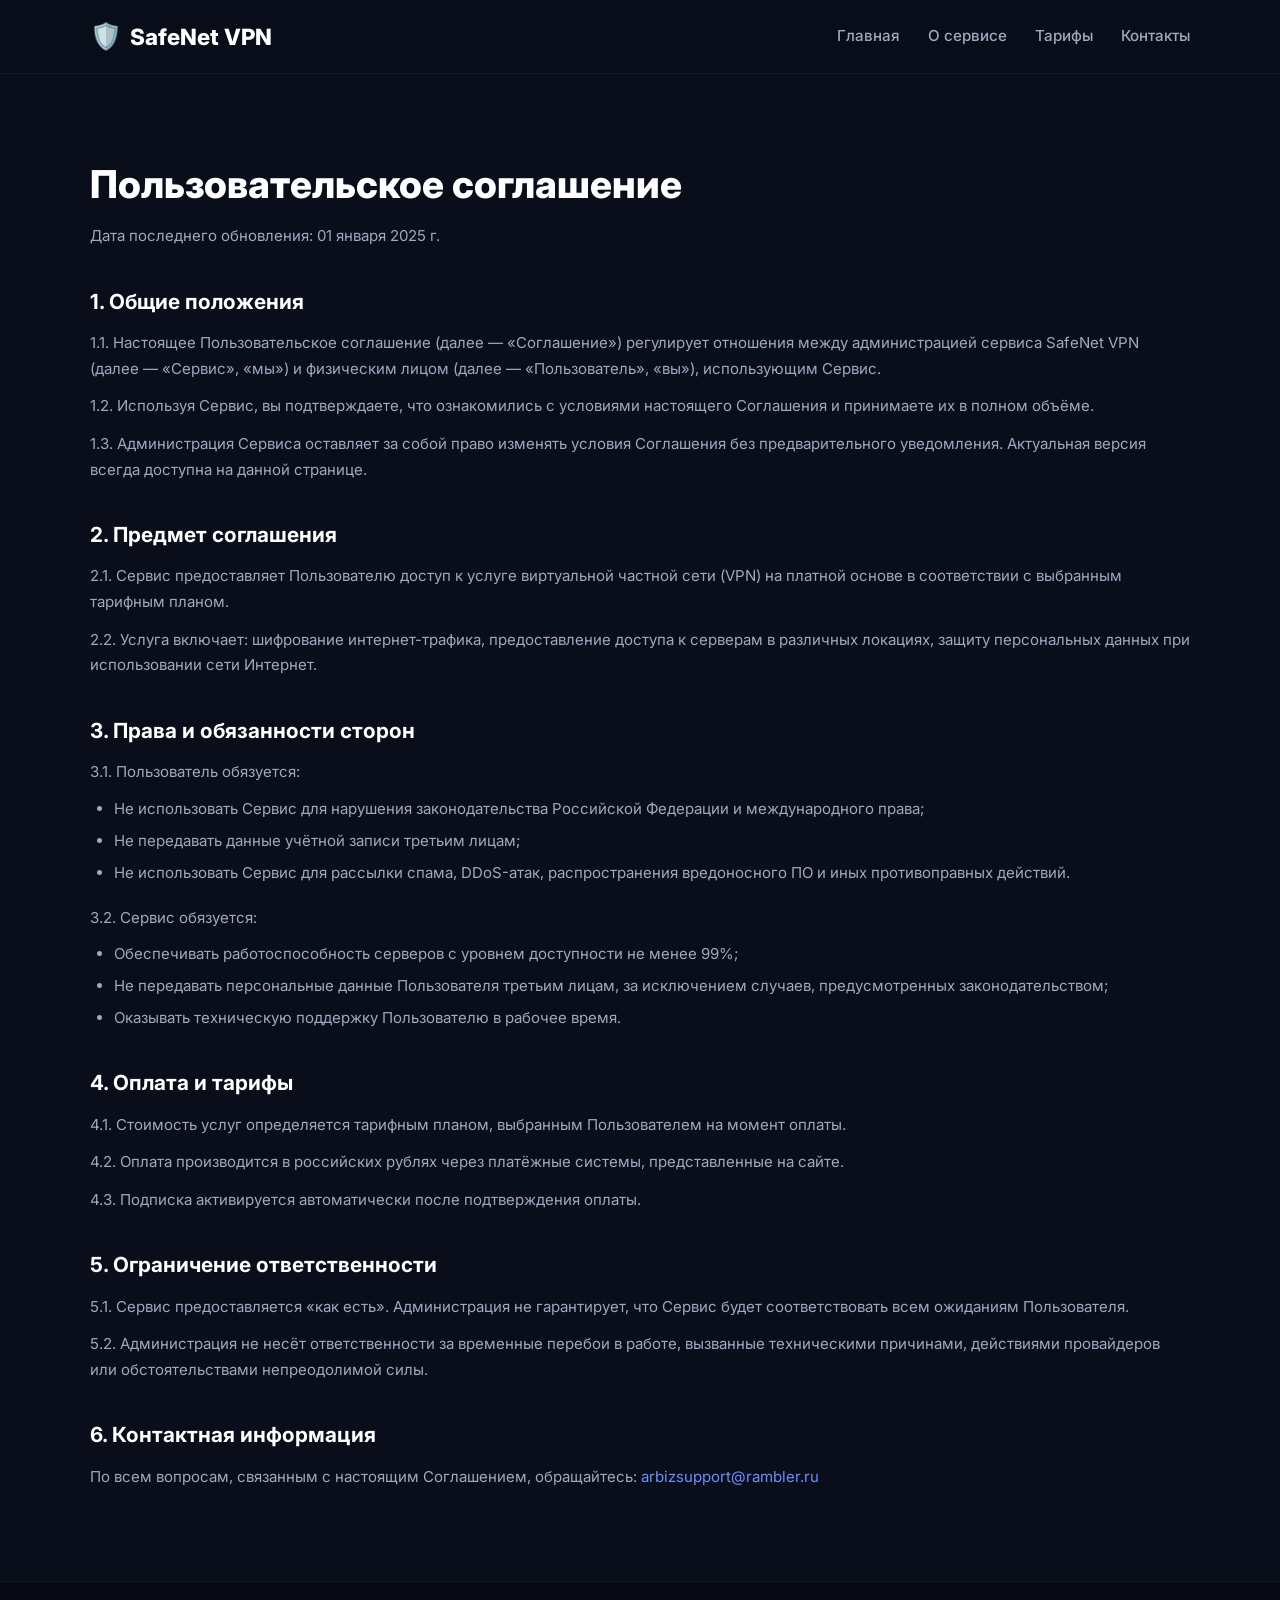
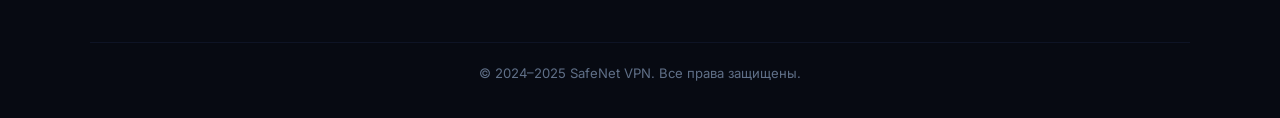
<file: terms.html>
<!DOCTYPE html>
<html lang="ru">
<head>
    <meta charset="UTF-8">
    <meta name="viewport" content="width=device-width, initial-scale=1.0">
    <title>Пользовательское соглашение — SafeNet VPN</title>
    <link rel="stylesheet" href="styles.css">
    <link href="https://fonts.googleapis.com/css2?family=Inter:wght@400;500;600;700;800&display=swap" rel="stylesheet">
</head>
<body>

<header class="header">
    <div class="container header-inner">
        <a href="index.html" class="logo"><span class="logo-icon">🛡️</span> SafeNet VPN</a>
        <nav class="nav">
            <a href="index.html">Главная</a>
            <a href="about.html">О сервисе</a>
            <a href="index.html#pricing">Тарифы</a>
            <a href="contacts.html">Контакты</a>
        </nav>
    </div>
</header>

<section class="legal-page">
    <div class="container">
        <h1>Пользовательское соглашение</h1>
        <p class="legal-date">Дата последнего обновления: 01 января 2025 г.</p>

        <h2>1. Общие положения</h2>
        <p>1.1. Настоящее Пользовательское соглашение (далее — «Соглашение») регулирует отношения между администрацией сервиса SafeNet VPN (далее — «Сервис», «мы») и физическим лицом (далее — «Пользователь», «вы»), использующим Сервис.</p>
        <p>1.2. Используя Сервис, вы подтверждаете, что ознакомились с условиями настоящего Соглашения и принимаете их в полном объёме.</p>
        <p>1.3. Администрация Сервиса оставляет за собой право изменять условия Соглашения без предварительного уведомления. Актуальная версия всегда доступна на данной странице.</p>

        <h2>2. Предмет соглашения</h2>
        <p>2.1. Сервис предоставляет Пользователю доступ к услуге виртуальной частной сети (VPN) на платной основе в соответствии с выбранным тарифным планом.</p>
        <p>2.2. Услуга включает: шифрование интернет-трафика, предоставление доступа к серверам в различных локациях, защиту персональных данных при использовании сети Интернет.</p>

        <h2>3. Права и обязанности сторон</h2>
        <p>3.1. Пользователь обязуется:</p>
        <ul>
            <li>Не использовать Сервис для нарушения законодательства Российской Федерации и международного права;</li>
            <li>Не передавать данные учётной записи третьим лицам;</li>
            <li>Не использовать Сервис для рассылки спама, DDoS-атак, распространения вредоносного ПО и иных противоправных действий.</li>
        </ul>
        <p>3.2. Сервис обязуется:</p>
        <ul>
            <li>Обеспечивать работоспособность серверов с уровнем доступности не менее 99%;</li>
            <li>Не передавать персональные данные Пользователя третьим лицам, за исключением случаев, предусмотренных законодательством;</li>
            <li>Оказывать техническую поддержку Пользователю в рабочее время.</li>
        </ul>

        <h2>4. Оплата и тарифы</h2>
        <p>4.1. Стоимость услуг определяется тарифным планом, выбранным Пользователем на момент оплаты.</p>
        <p>4.2. Оплата производится в российских рублях через платёжные системы, представленные на сайте.</p>
        <p>4.3. Подписка активируется автоматически после подтверждения оплаты.</p>

        <h2>5. Ограничение ответственности</h2>
        <p>5.1. Сервис предоставляется «как есть». Администрация не гарантирует, что Сервис будет соответствовать всем ожиданиям Пользователя.</p>
        <p>5.2. Администрация не несёт ответственности за временные перебои в работе, вызванные техническими причинами, действиями провайдеров или обстоятельствами непреодолимой силы.</p>

        <h2>6. Контактная информация</h2>
        <p>По всем вопросам, связанным с настоящим Соглашением, обращайтесь: <a href="mailto:arbizsupport@rambler.ru">arbizsupport@rambler.ru</a></p>
    </div>
</section>

<footer class="footer">
    <div class="container">
        <div class="footer-bottom">
            <p>© 2024–2025 SafeNet VPN. Все права защищены.</p>
        </div>
    </div>
</footer>

</body>
</html>
</file>
<file: styles.css>
*, *::before, *::after {
    margin: 0;
    padding: 0;
    box-sizing: border-box;
}

html { scroll-behavior: smooth; }

body {
    font-family: 'Inter', -apple-system, BlinkMacSystemFont, sans-serif;
    color: #e0e0e0;
    background: #0a0e1a;
    line-height: 1.6;
}

a {
    color: #6c8fff;
    text-decoration: none;
    transition: color 0.3s;
}
a:hover { color: #a0b8ff; }

.container {
    max-width: 1140px;
    margin: 0 auto;
    padding: 0 20px;
}

/* HEADER */
.header {
    background: rgba(10, 14, 26, 0.95);
    backdrop-filter: blur(10px);
    border-bottom: 1px solid rgba(108, 143, 255, 0.1);
    position: sticky;
    top: 0;
    z-index: 1000;
    padding: 16px 0;
}
.header-inner {
    display: flex;
    align-items: center;
    justify-content: space-between;
}
.logo {
    font-size: 1.4rem;
    font-weight: 800;
    color: #ffffff;
    display: flex;
    align-items: center;
    gap: 8px;
}
.logo:hover { color: #ffffff; }
.logo-icon { font-size: 1.6rem; }
.nav { display: flex; gap: 28px; }
.nav a {
    color: #a0a8c0;
    font-weight: 500;
    font-size: 0.95rem;
}
.nav a:hover { color: #ffffff; }

/* BUTTONS */
.btn {
    display: inline-block;
    padding: 12px 28px;
    background: linear-gradient(135deg, #4a6cf7, #6c8fff);
    color: #ffffff;
    font-weight: 600;
    font-size: 0.95rem;
    border-radius: 8px;
    border: none;
    cursor: pointer;
    transition: all 0.3s;
    text-align: center;
}
.btn:hover {
    background: linear-gradient(135deg, #3a5ce5, #5a7fee);
    color: #ffffff;
    transform: translateY(-2px);
    box-shadow: 0 8px 25px rgba(74, 108, 247, 0.3);
}
.btn-sm { padding: 8px 20px; font-size: 0.85rem; }
.btn-lg { padding: 16px 40px; font-size: 1.1rem; }
.btn-outline {
    background: transparent;
    border: 2px solid #4a6cf7;
    color: #6c8fff;
}
.btn-outline:hover {
    background: #4a6cf7;
    color: #ffffff;
}

/* HERO */
.hero {
    padding: 100px 0 80px;
    text-align: center;
    background: radial-gradient(ellipse at center top, rgba(74, 108, 247, 0.15), transparent 60%);
}
.hero h1 {
    font-size: 3.2rem;
    font-weight: 800;
    color: #ffffff;
    line-height: 1.2;
    margin-bottom: 20px;
}
.hero-sub {
    font-size: 1.15rem;
    color: #8890a8;
    max-width: 560px;
    margin: 0 auto 36px;
}
.hero-stats {
    display: flex;
    justify-content: center;
    gap: 60px;
    margin-top: 50px;
}
.stat-num {
    display: block;
    font-size: 2rem;
    font-weight: 800;
    color: #6c8fff;
}
.stat-label {
    font-size: 0.85rem;
    color: #8890a8;
}

/* SECTIONS */
.section-title {
    text-align: center;
    font-size: 2.2rem;
    font-weight: 800;
    color: #ffffff;
    margin-bottom: 12px;
}
.section-sub {
    text-align: center;
    color: #8890a8;
    font-size: 1.05rem;
    margin-bottom: 50px;
}

/* FEATURES */
.features { padding: 80px 0; }
.features-grid {
    display: grid;
    grid-template-columns: repeat(3, 1fr);
    gap: 24px;
}
.feature-card {
    background: rgba(255, 255, 255, 0.03);
    border: 1px solid rgba(108, 143, 255, 0.1);
    border-radius: 16px;
    padding: 32px 24px;
    transition: all 0.3s;
}
.feature-card:hover {
    border-color: rgba(108, 143, 255, 0.3);
    transform: translateY(-4px);
    box-shadow: 0 12px 40px rgba(74, 108, 247, 0.1);
}
.feature-icon { font-size: 2.4rem; margin-bottom: 16px; }
.feature-card h3 {
    color: #ffffff;
    font-size: 1.15rem;
    margin-bottom: 10px;
}
.feature-card p {
    color: #8890a8;
    font-size: 0.92rem;
    line-height: 1.6;
}

/* PRICING */
.pricing {
    padding: 80px 0;
    background: rgba(255, 255, 255, 0.01);
}
.pricing-grid {
    display: grid;
    grid-template-columns: repeat(3, 1fr);
    gap: 24px;
    align-items: start;
}
.price-card {
    background: rgba(255, 255, 255, 0.03);
    border: 1px solid rgba(108, 143, 255, 0.1);
    border-radius: 20px;
    padding: 36px 28px;
    text-align: center;
    position: relative;
    transition: all 0.3s;
}
.price-card:hover {
    border-color: rgba(108, 143, 255, 0.3);
    transform: translateY(-4px);
}
.price-card.popular {
    border-color: #4a6cf7;
    background: rgba(74, 108, 247, 0.08);
    transform: scale(1.05);
}
.price-card.popular:hover {
    transform: scale(1.05) translateY(-4px);
}
.popular-badge {
    position: absolute;
    top: -14px;
    left: 50%;
    transform: translateX(-50%);
    background: linear-gradient(135deg, #4a6cf7, #6c8fff);
    color: white;
    font-size: 0.8rem;
    font-weight: 600;
    padding: 6px 20px;
    border-radius: 20px;
}
.price-name {
    font-size: 1.2rem;
    font-weight: 600;
    color: #a0a8c0;
    margin-bottom: 12px;
}
.price-amount {
    font-size: 2.8rem;
    font-weight: 800;
    color: #ffffff;
    margin-bottom: 28px;
}
.price-amount span {
    font-size: 1rem;
    color: #8890a8;
    font-weight: 400;
}
.price-features {
    list-style: none;
    text-align: left;
    margin-bottom: 28px;
}
.price-features li {
    padding: 8px 0;
    font-size: 0.92rem;
    color: #c0c8d8;
    border-bottom: 1px solid rgba(255, 255, 255, 0.04);
}
.price-card .btn,
.price-card .btn-outline { width: 100%; }

/* FAQ */
.faq { padding: 80px 0; }
.faq-list {
    max-width: 700px;
    margin: 0 auto;
}
.faq-item {
    border: 1px solid rgba(108, 143, 255, 0.1);
    border-radius: 12px;
    margin-bottom: 12px;
    overflow: hidden;
    background: rgba(255, 255, 255, 0.02);
}
.faq-question {
    display: flex;
    justify-content: space-between;
    align-items: center;
    padding: 18px 24px;
    cursor: pointer;
    font-weight: 600;
    color: #ffffff;
    font-size: 0.98rem;
    transition: background 0.3s;
}
.faq-question:hover { background: rgba(108, 143, 255, 0.05); }
.faq-toggle {
    font-size: 1.4rem;
    color: #6c8fff;
    transition: transform 0.3s;
}
.faq-answer {
    max-height: 0;
    overflow: hidden;
    transition: max-height 0.4s ease, padding 0.4s ease;
}
.faq-item.active .faq-answer {
    max-height: 300px;
    padding: 0 24px 20px;
}
.faq-item.active .faq-toggle { transform: rotate(45deg); }
.faq-answer p {
    color: #8890a8;
    font-size: 0.92rem;
    line-height: 1.7;
}

/* FOOTER */
.footer {
    padding: 60px 0 30px;
    border-top: 1px solid rgba(108, 143, 255, 0.1);
    background: rgba(0, 0, 0, 0.3);
}
.footer-grid {
    display: grid;
    grid-template-columns: 1.5fr 1fr 1fr 1fr;
    gap: 40px;
    margin-bottom: 40px;
}
.footer-logo { margin-bottom: 12px; }
.footer-desc {
    color: #8890a8;
    font-size: 0.88rem;
    line-height: 1.6;
}
.footer-col h4 {
    color: #ffffff;
    font-size: 0.95rem;
    margin-bottom: 16px;
}
.footer-col ul { list-style: none; }
.footer-col ul li { margin-bottom: 10px; }
.footer-col ul li a {
    color: #8890a8;
    font-size: 0.88rem;
}
.footer-col ul li a:hover { color: #6c8fff; }
.payment-icons {
    display: flex;
    flex-wrap: wrap;
    gap: 8px;
}
.payment-badge {
    background: rgba(255, 255, 255, 0.06);
    border: 1px solid rgba(108, 143, 255, 0.15);
    padding: 6px 12px;
    border-radius: 6px;
    font-size: 0.78rem;
    color: #a0a8c0;
}
.footer-bottom {
    border-top: 1px solid rgba(108, 143, 255, 0.08);
    padding-top: 20px;
    text-align: center;
}
.footer-bottom p {
    color: #607088;
    font-size: 0.82rem;
    margin-bottom: 4px;
}

/* LEGAL PAGES */
.legal-page {
    padding: 80px 0;
    min-height: 70vh;
}
.legal-page h1 {
    font-size: 2.4rem;
    font-weight: 800;
    color: #ffffff;
    margin-bottom: 8px;
}
.legal-date {
    color: #6c8fff;
    font-size: 0.9rem;
    margin-bottom: 40px;
}
.legal-page h2 {
    color: #ffffff;
    font-size: 1.3rem;
    margin-top: 36px;
    margin-bottom: 12px;
}
.legal-page p {
    color: #a0a8c0;
    margin-bottom: 12px;
    font-size: 0.94rem;
    line-height: 1.7;
}
.legal-page ul {
    margin: 12px 0 20px 24px;
    color: #a0a8c0;
    font-size: 0.94rem;
}
.legal-page ul li { margin-bottom: 8px; }

/* CONTACTS */
.contacts-grid {
    display: grid;
    grid-template-columns: repeat(3, 1fr);
    gap: 24px;
    margin: 40px 0 60px;
}
.contact-card {
    background: rgba(255, 255, 255, 0.03);
    border: 1px solid rgba(108, 143, 255, 0.1);
    border-radius: 16px;
    padding: 32px 24px;
    text-align: center;
}
.contact-card h3 {
    color: #ffffff;
    margin: 12px 0 8px;
}
.contact-card p {
    color: #8890a8;
    font-size: 0.9rem;
}
.contact-form-section {
    max-width: 600px;
    margin: 0 auto;
}
.contact-form-section h2 {
    color: #ffffff;
    font-size: 1.6rem;
    margin-bottom: 24px;
    text-align: center;
}
.form-group { margin-bottom: 20px; }
.form-group label {
    display: block;
    color: #a0a8c0;
    font-size: 0.9rem;
    margin-bottom: 6px;
    font-weight: 500;
}
.form-group input,
.form-group textarea {
    width: 100%;
    padding: 12px 16px;
    background: rgba(255, 255, 255, 0.04);
    border: 1px solid rgba(108, 143, 255, 0.15);
    border-radius: 8px;
    color: #e0e0e0;
    font-family: 'Inter', sans-serif;
    font-size: 0.95rem;
    transition: border-color 0.3s;
}
.form-group input:focus,
.form-group textarea:focus {
    outline: none;
    border-color: #4a6cf7;
}
.contact-form .btn { width: 100%; }

/* ABOUT PAGE */
.about-hero {
    padding: 80px 0 60px;
    text-align: center;
    background: radial-gradient(ellipse at center top, rgba(74, 108, 247, 0.15), transparent 60%);
}
.about-hero h1 {
    font-size: 2.8rem;
    font-weight: 800;
    color: #ffffff;
    margin-bottom: 20px;
}
.about-lead {
    font-size: 1.15rem;
    color: #8890a8;
    max-width: 720px;
    margin: 0 auto;
    line-height: 1.7;
}
.about-section { padding: 70px 0; }
.about-section.alt-bg {
    background: rgba(255, 255, 255, 0.01);
}
.about-grid {
    display: grid;
    grid-template-columns: 1fr 0.6fr;
    gap: 60px;
    align-items: center;
}
.about-grid.reverse {
    grid-template-columns: 0.6fr 1fr;
}
.about-text h2 {
    font-size: 2rem;
    font-weight: 800;
    color: #ffffff;
    margin-bottom: 20px;
}
.about-text p {
    color: #a0a8c0;
    font-size: 1rem;
    line-height: 1.8;
    margin-bottom: 16px;
}
.about-visual {
    font-size: 8rem;
    text-align: center;
    background: linear-gradient(135deg, rgba(74, 108, 247, 0.1), rgba(108, 143, 255, 0.05));
    border: 1px solid rgba(108, 143, 255, 0.15);
    border-radius: 24px;
    padding: 60px 40px;
}

/* STEPS */
.steps-grid {
    display: grid;
    grid-template-columns: repeat(4, 1fr);
    gap: 20px;
}
.step-card {
    background: rgba(255, 255, 255, 0.03);
    border: 1px solid rgba(108, 143, 255, 0.1);
    border-radius: 16px;
    padding: 28px 20px;
    text-align: center;
    transition: all 0.3s;
}
.step-card:hover {
    border-color: rgba(108, 143, 255, 0.3);
    transform: translateY(-4px);
}
.step-num {
    width: 50px;
    height: 50px;
    margin: 0 auto 16px;
    background: linear-gradient(135deg, #4a6cf7, #6c8fff);
    color: #ffffff;
    border-radius: 50%;
    display: flex;
    align-items: center;
    justify-content: center;
    font-size: 1.4rem;
    font-weight: 800;
}
.step-card h3 {
    color: #ffffff;
    font-size: 1.1rem;
    margin-bottom: 10px;
}
.step-card p {
    color: #8890a8;
    font-size: 0.88rem;
    line-height: 1.6;
}

/* STATS BIG */
.stats-grid {
    display: grid;
    grid-template-columns: repeat(4, 1fr);
    gap: 20px;
}
.stat-box {
    text-align: center;
    padding: 32px 20px;
    background: rgba(255, 255, 255, 0.03);
    border: 1px solid rgba(108, 143, 255, 0.1);
    border-radius: 16px;
}
.stat-big {
    font-size: 2.4rem;
    font-weight: 800;
    color: #6c8fff;
    margin-bottom: 8px;
}
.stat-label-big {
    color: #a0a8c0;
    font-size: 0.9rem;
}

/* TECH LIST */
.tech-list {
    list-style: none;
    margin-top: 20px;
}
.tech-list li {
    padding: 12px 0 12px 28px;
    color: #a0a8c0;
    border-bottom: 1px solid rgba(255, 255, 255, 0.04);
    position: relative;
    font-size: 0.94rem;
}
.tech-list li::before {
    content: "✓";
    position: absolute;
    left: 0;
    color: #6c8fff;
    font-weight: 700;
}
.tech-list li strong {
    color: #ffffff;
}

/* CTA */
.cta-section { padding: 80px 0; }
.cta-box {
    background: linear-gradient(135deg, rgba(74, 108, 247, 0.15), rgba(108, 143, 255, 0.08));
    border: 1px solid rgba(108, 143, 255, 0.25);
    border-radius: 24px;
    padding: 60px 40px;
    text-align: center;
}
.cta-box h2 {
    color: #ffffff;
    font-size: 2rem;
    font-weight: 800;
    margin-bottom: 12px;
}
.cta-box p {
    color: #a0a8c0;
    font-size: 1.05rem;
    margin-bottom: 28px;
}

/* RESPONSIVE */
@media (max-width: 768px) {
    .hero h1 { font-size: 2rem; }
    .hero-stats { flex-direction: column; gap: 20px; }
    .features-grid,
    .pricing-grid,
    .contacts-grid { grid-template-columns: 1fr; }
    .footer-grid { grid-template-columns: 1fr; gap: 30px; }
    .price-card.popular { transform: none; }
    .price-card.popular:hover { transform: translateY(-4px); }
    .nav { display: none; }
    .about-hero h1 { font-size: 1.8rem; }
    .about-grid,
    .about-grid.reverse {
        grid-template-columns: 1fr;
        gap: 30px;
    }
    .about-visual {
        font-size: 5rem;
        padding: 40px 20px;
    }
    .steps-grid,
    .stats-grid {
        grid-template-columns: repeat(2, 1fr);
    }
    .cta-box {
        padding: 40px 20px;
    }
    .cta-box h2 { font-size: 1.5rem; }
}
</file>
